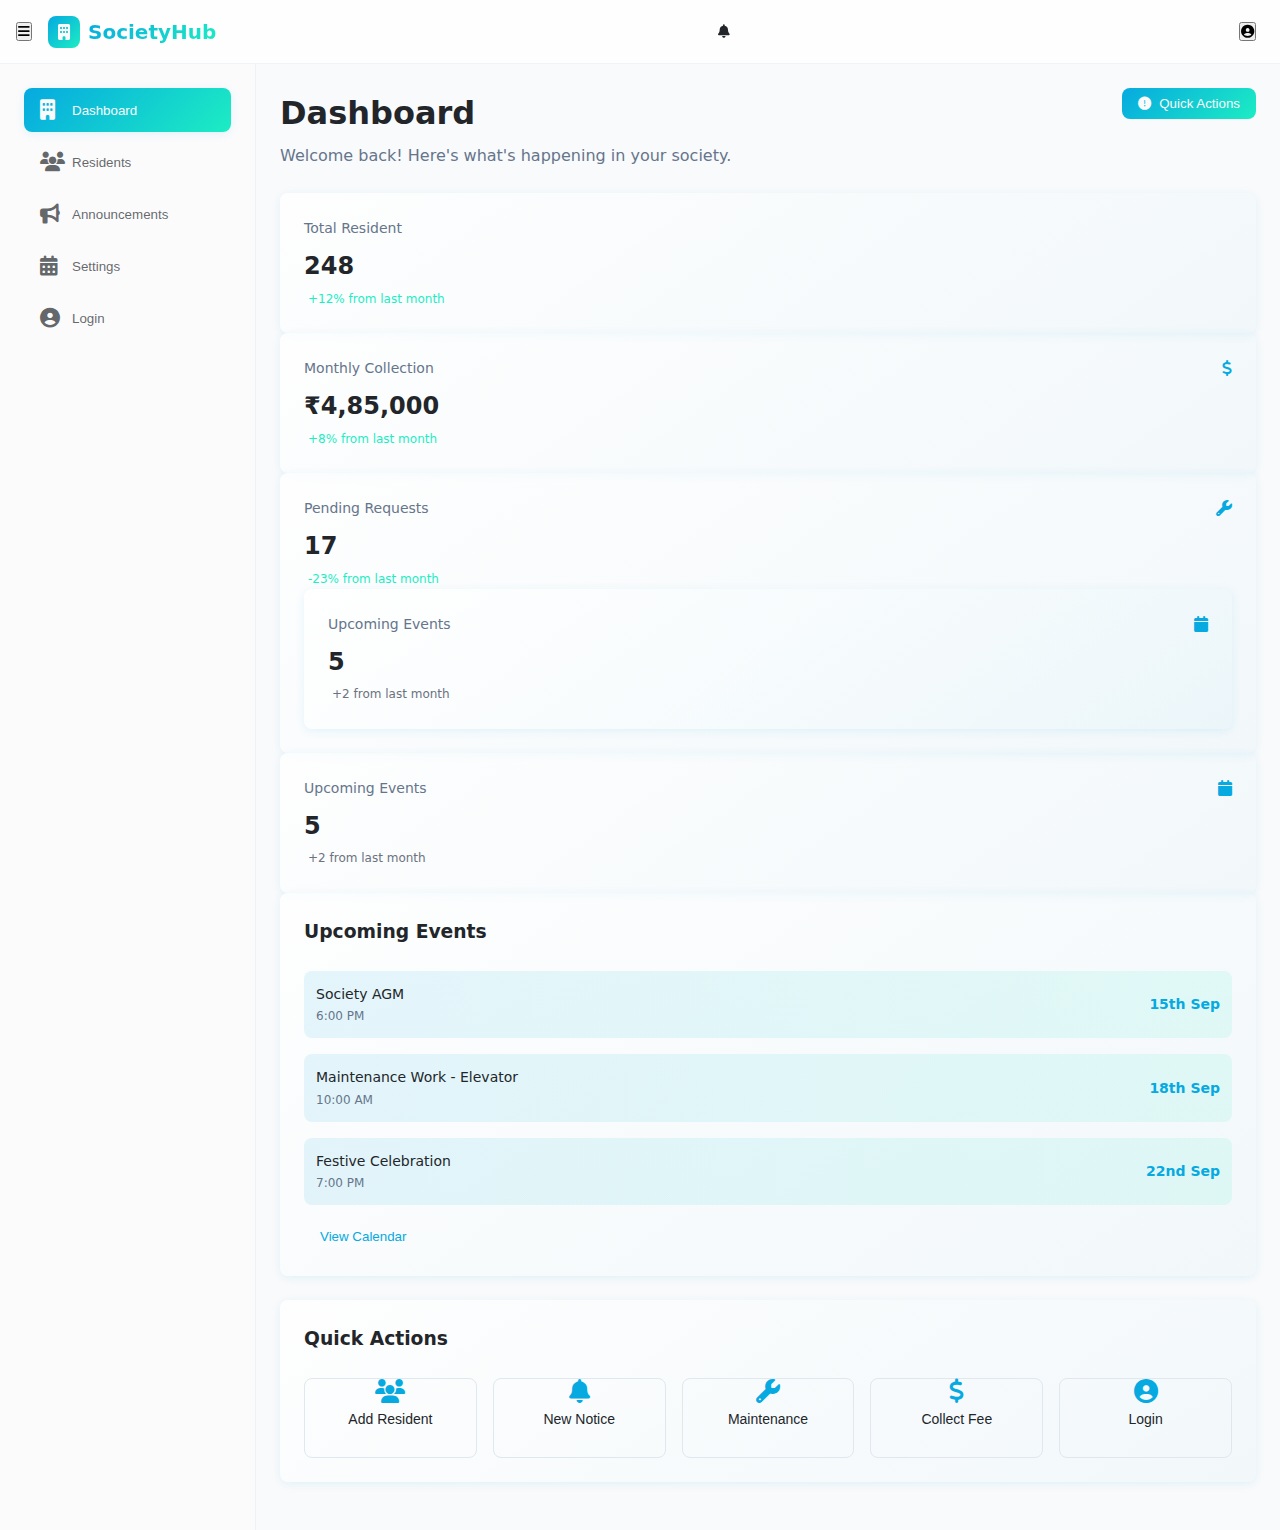
<file: index.html>
<!DOCTYPE html>
<html lang="en">
<head>
    <meta charset="UTF-8">
    <meta name="viewport" content="width=device-width, initial-scale=1.0">
    <title>SocietyHub-smar society Management</title>
    <meta name="description" content="Modern Society system for residential communities.Manage residents,Announcements,Maintenance request,and more">
    <link rel="stylesheet" href="style.css">
    <link rel="stylesheet" href="https://cdnjs.cloudflare.com/ajax/libs/font-awesome/6.4.0/css/all.min.css">
</head>
<body>
     <header class="header">
            <div class="header-content">
                <div class="header-left">
                    <button class="mobile-menu-btn" id="mobileMenuBtn">
                        <i class="fas fa-bars"></i>
                    </button>

                    <div class="logo">
                        <div class="logo-icon">
                            <i class="fas fa-building"></i>
                        </div>
                        <h1 class="logo-text">SocietyHub</h1>
                    </div>
                </div>

                <div class="header-right">
                    <button class="notification-btn">
                        <i class="fas fa-bell"></i>
                    </button>
                    <div class="user-avatar" title="User"></div>
                </div>
                <div class="header-right">
                    <button class="Login-btn">
                          <i class="fa-solid fa-circle-user"></i>
                    </button>
                    <div class="user-avatar" title="User"></div>
                </div>    

            </div>
        </header>

        <div class="main-container">
            <!--sidebar-->
            <aside class="sidebar" id="sidebar">
                <nav class="nav-menu">
                    <button class="nav-item active" data-page="dashboard">
                        <i class="fas fa-building"></i>
                        <span>Dashboard</span> </button> 
                    <button class="nav-item" data-page="residents">
                        <i class="fas fa-users"></i>
                        <span>Residents</span>
                   </button>
                   <button class="nav-item" data-page="announcements">
                        <i class="fas fa-bullhorn"></i>
                        <span>Announcements</span>
                   </button>
                   <button class="nav-item" data-page="settings">
                        <i class="fas fa-calendar-alt"></i>
                        <span>Settings</span>
                   </button>
                   <button class="nav-item" data-page="Login">
                        <i class="fa-solid fa-circle-user"></i>
                        <span>Login</span>
                   </button>
                </nav>
            </aside>

           <!-- Main Content -->
        <main class="main-content">
            <!-- Dashboard Page -->
            <div class="page active" id="dashboard">
                <div class="page-header">
                    <div class="page-title">
                        <h1>Dashboard</h1>
                        <p>Welcome back! Here's what's happening in your society.</p>
                    </div>
                    <button class="btn btn-primary">
                        <i class="fas fa-exclamation-circle"></i>
                        Quick Actions
                    </button>
                </div>     
                <div class="stats grid">
                    <div class="stat-card">
                        <div class="stat-header">
                            <span class="stat-title">Total Resident</span>
                            <i class="fas fas-users stat-icon"></i>
                        </div>
                        <div class="stat-content">
                            <div class="stat-value">248</div>
                            <div class="stat-change positive">
                                <i class="fas fa-trending-up"></i>
                                +12% from last month
                            </div>
                        </div>
                    </div>

                    <div class="stat-card">
                        <div class="stat-header">
                            <span class="stat-title">Monthly Collection</span>
                            <i class="fas fa-dollar-sign stat-icon"></i>
                        </div>
                        <div class="stat-content">
                            <div class="stat-value">₹4,85,000</div>
                            <div class="stat-change positive">
                                <i class="fas fa-trending-up"></i>
                                +8% from last month
                            </div>
                        </div>
                    </div>

                    <div class="stat-card">
                        <div class="stat-header">
                            <span class="stat-title">Pending Requests</span>
                            <i class="fas fa-wrench stat-icon"></i>
                        </div>
                        <div class="stat-content">
                            <div class="stat-value">17</div>
                            <div class="stat-change positive">
                                <i class="fas fa-trending-up"></i>
                                -23% from last month
                            </div>
                        </div>
                            </head>
                            <!-- sidebar overlay only at the end of main-container -->

                    <div class="stat-card">
                        <div class="stat-header">
                            <span class="stat-title">Upcoming Events</span>
                            <i class="fas fa-calendar stat-icon"></i>
                        </div>
                        <div class="stat-content">
                            <div class="stat-value">5</div>
                            <div class="stat-change neutral">
                                <i class="fas fa-trending-up"></i>
                                +2 from last month
                            </div>
                        </div>
                    </div>
                </div>
                

                    <div class="stat-card">
                        <div class="stat-header">
                            <span class="stat-title">Upcoming Events</span>
                            <i class="fas fa-calendar stat-icon"></i>
                        </div>
                        <div class="stat-content">
                            <div class="stat-value">5</div>
                            <div class="stat-change neutral">
                                <i class="fas fa-trending-up"></i>
                                +2 from last month
                            </div>
                        </div>
                    </div>
                </div>

                <!-- Upcoming Events -->
                    <div class="card">
                        <div class="card-header">
                            <h3>Upcoming Events</h3>
                        </div>
                        <div class="card-content">
                            <div class="event-list">
                                <div class="event-item">
                                    <div class="event-info">
                                        <p class="event-title">Society AGM</p>
                                        <p class="event-time">6:00 PM</p>
                                    </div>
                                    <div class="event-date">15th Sep</div>
                                </div>
                                <div class="event-item">
                                    <div class="event-info">
                                        <p class="event-title">Maintenance Work - Elevator</p>
                                        <p class="event-time">10:00 AM</p>
                                    </div>
                                    <div class="event-date">18th Sep</div>
                                </div>
                                <div class="event-item">
                                    <div class="event-info">
                                        <p class="event-title">Festive Celebration</p>
                                        <p class="event-time">7:00 PM</p>
                                    </div>
                                    <div class="event-date">22nd Sep</div>
                                </div>
                            </div>
                            <button class="btn btn-ghost full-width">View Calendar</button>
                        </div>
                    </div>
                </div>
                <!-- Quick Actions -->
                <div class="card">
                    <div class="card-header">
                        <h3>Quick Actions</h3>
                    </div>
                    <div class="card-content">
                        <div class="quick-actions">
                            <button class="quick-action-btn">
                            <i class="fas fa-users"></i>   
                            <a href="addResident.html"><span> Add Resident</span></a>
                            </button>
                            <button class="quick-action-btn">
                                <i class="fas fa-bell"></i>
                                <span>New Notice</span>
                            </button>
                            <button class="quick-action-btn">
                                <i class="fas fa-wrench"></i>
                                <span>Maintenance</span>
                            </button>
                            <button class="quick-action-btn">
                                <i class="fas fa-dollar-sign"></i>
                                <span>Collect Fee</span>
                            </button>
                            <button class="quick-action-btn">
                                 <i class="fa-solid fa-circle-user"></i>
                                <span>Login</span>
                            </button>

                        </div>
                    </div>
                </div>
            </div>

            <!-- Residents Page -->
            <div class="page" id="residents">
                <div class="page-header">
                    <div class="page-title">
                        <h1>Residents</h1>
                        <p>Manage society members and their information.</p>
                    </div>
                    <button class="btn btn-primary">
                        <i class="fas fa-plus"></i>
                        <a href="addResident.html">Add New Resident</a>
                    </button>
                </div>

                <!-- Search and Filters -->
                <div class="card">
                    <div class="card-content">
                        <div class="search-filters">
                            <div class="search-box">
                                <i class="fas fa-search"></i>
                                <input type="text" placeholder="Search residents..." id="residentSearch">
                            </div>
                            <button class="btn btn-outline">Filter by Tower</button>
                        </div>
                    </div>
                </div>

                <!-- Residents Grid -->
                <div class="residents-grid" id="residentsGrid">
                    <!-- Residents will be populated by JavaScript -->
                </div>

                <!-- Summary Stats -->
                <div class="summary-stats">
                    <div class="summary-card">
                        <div class="summary-value">248</div>
                        <div class="summary-label">Total Residents</div>
                    </div>
                    <div class="summary-card active">
                        <div class="summary-value">235</div>
                        <div class="summary-label">Active Members</div>
                    </div>
                    <div class="summary-card pending">
                        <div class="summary-value">13</div>
                        <div class="summary-label">Pending Approvals</div>
                    </div>
                </div>
            </div>

            <!-- Announcements Page -->
            <div class="page" id="announcements">
                <div class="page-header">
                    <div class="page-title">
                        <h1>Announcements</h1>
                        <p>Stay updated with society news and important notices.</p>
                    </div>
                    <button class="btn btn-primary">
                        <i class="fas fa-plus"></i>
                       <a href="Announcements.html">New Announcement</a>
                    </button>
                </div>

                <!-- Pinned Announcements -->
                <div class="announcements-section">
                    <div class="section-header">
                        <i class="fas fa-thumbtack"></i>
                        <h2>Pinned Announcements</h2>
                    </div>
                    <div class="announcements-list" id="pinnedAnnouncements">
                        <!-- Pinned announcements will be populated by JavaScript -->
                    </div>
                </div>

                <!-- Recent Announcements -->
                <div class="announcements-section">
                    <h2>Recent Announcements</h2>
                    <div class="announcements-list" id="recentAnnouncements">
                        <!-- Recent announcements will be populated by JavaScript -->
                    </div>
                </div>

                <!-- Quick Stats -->
                <div class="announcement-stats">
                    <div class="announcement-stat">
                        <div class="stat-value">12</div>
                        <div class="stat-label">Total Notices</div>
                    </div>
                    <div class="announcement-stat">
                        <div class="stat-value">3</div>
                        <div class="stat-label">Pinned</div>
                    </div>
                    <div class="announcement-stat">
                        <div class="stat-value">85%</div>
                        <div class="stat-label">Read Rate</div>
                    </div>
                    <div class="announcement-stat">
                        <div class="stat-value">24h</div>
                        <div class="stat-label">Avg Response</div>
                    </div>
                </div>
            </div>

            <!-- Settings Page -->
            <div class="page" id="settings">
                <div class="page-header">
                    <div class="page-title">
                        <h1>Settings</h1>
                        <p>Configure your society management preferences.</p>
                    </div>
                </div>

                <div class="settings-grid">
                    <div class="card">
                        <div class="card-header">
                            <h3>Society Information</h3>
                        </div>
                        <div class="card-content">
                            <p>Manage basic society details and configuration.</p>
                            <button class="btn btn-outline">Edit Details</button>
                        </div>
                    </div>

                    <div class="card">
                        <div class="card-header">
                            <h3>User Management</h3>
                        </div>
                        <div class="card-content">
                            <p>Control user access and permissions.</p>
                            <button class="btn btn-outline">Manage Users</button>
                        </div>
                    </div>
                </div>
            </div>                  
            </main>
        </div>
    <div class="sidebar-overlay" id="sidebarOverlay"></div>

<!-- 
    Modals for features -->
     <!-- login modal

      <div id="loginModal" class="modal" role="dialog" aria-modal="true" aria-labelledby="loginTitle" data-modal>
    <div class="modal-content">
      <button class="close-btn" aria-label="Close" data-close>&times;</button>
      <h2 id="loginTitle">Login</h2>
      <form id="loginForm">
        <input name="username" type="text" placeholder="Username" required />
        <input name="password" type="password" placeholder="Password" required />
        <button type="submit" class="btn btn-primary">Login</button>
      </form>
    </div>
  </div> -->

    <script src="script.js"></script>
</body>
</html>
</file>
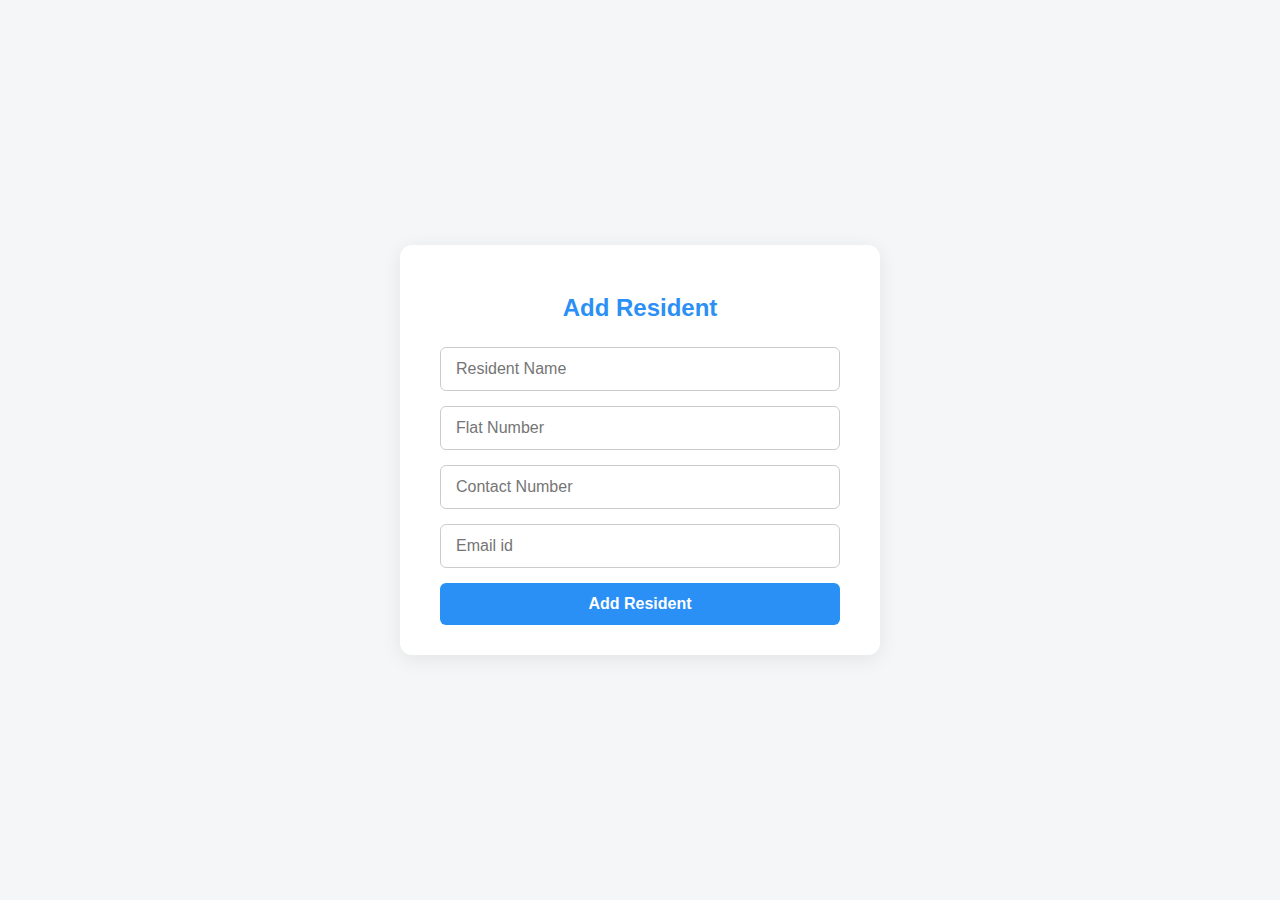
<file: addResident.html>
<!DOCTYPE html>
<html lang="en">
<head>
    <meta charset="UTF-8">
    <meta name="viewport" content="width=device-width, initial-scale=1.0">
    <title>Document</title>
    <link rel="stylesheet" href="addResident.css">
   
</head>
<body>
    <div class="container">
    <h2>Add Resident</h2>
    <div id="successMessage" class="success-message">Resident added successfully!</div>
    <form id="addResidentForm" novalidate>
      <input type="text" id="residentName" name="residentName" placeholder="Resident Name" required />
      <div id="nameError" class="error">Please enter a valid name.</div>

      <input type="text" id="flatNumber" name="flatNumber" placeholder="Flat Number" required />
      <div id="flatError" class="error">Please enter your flat number.</div>

      <input type="tel" id="contactNumber" name="contactNumber" placeholder="Contact Number" required pattern="^\d{10}$" />
      <div id="contactError" class="error">Please enter a valid 10-digit contact number.</div>
      <input type="text" id="Email id" name="Email id" placeholder="Email id" required pattern="^\d{10}$" />
      <div id="EmailError" class="error">Please enter a valid Email Id.</div>

      <button type="submit">Add Resident</button>
    </form>
  </div>
    <script src="addResident.js"></script>
</body>
</html>
</file>
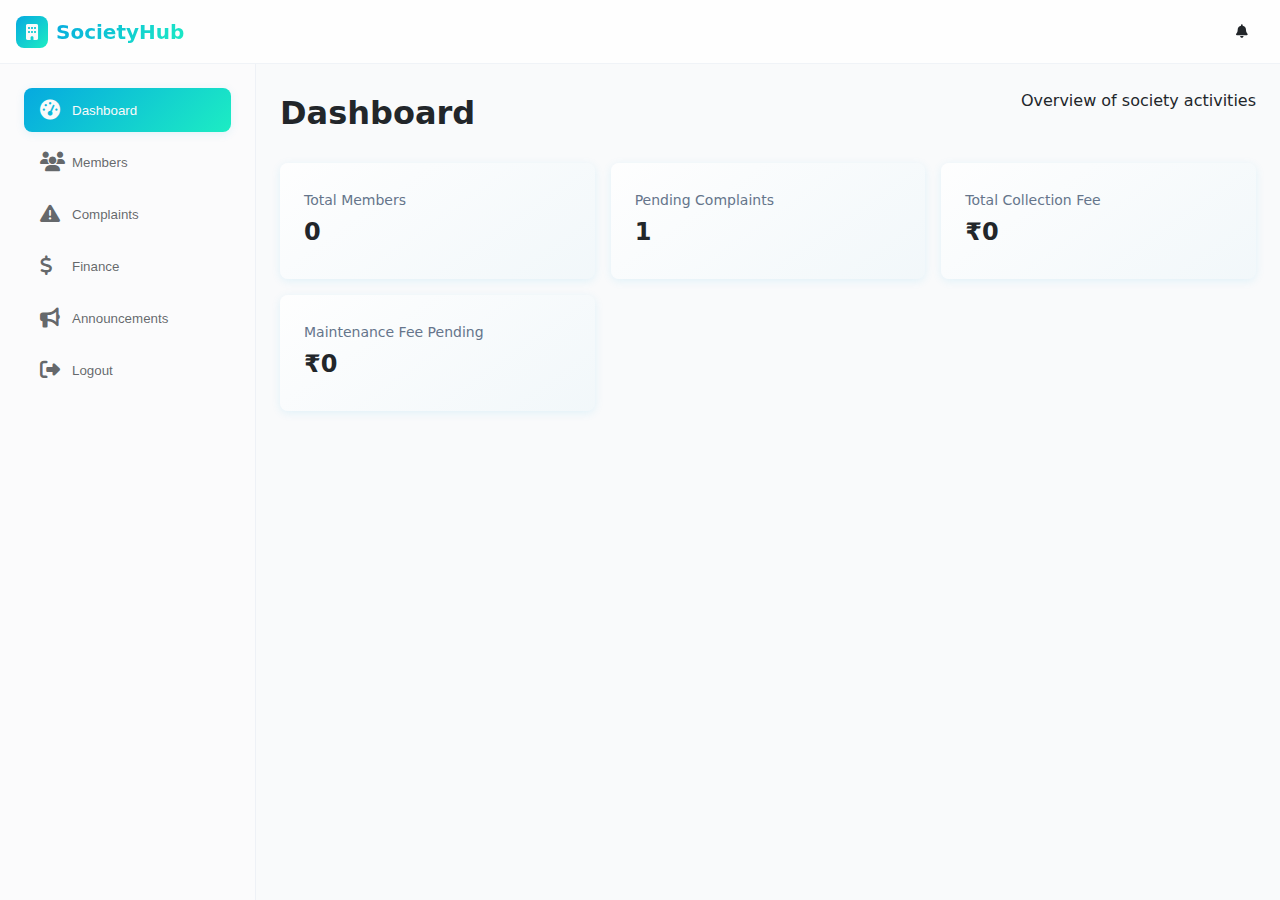
<file: adminDashboard.html>
<!DOCTYPE html>
<html lang="en">
<head>
<meta charset="UTF-8">
<meta name="viewport" content="width=device-width, initial-scale=1.0">
<title>SocietyHub Admin Dashboard</title>
<link rel="stylesheet" href="style.css">
<link rel="stylesheet" href="https://cdnjs.cloudflare.com/ajax/libs/font-awesome/6.5.2/css/all.min.css">
</head>
<body>

<header class="header">
    <div class="header-content">
        <div class="header-left">
            <div class="logo">
                <div class="logo-icon"><i class="fas fa-building"></i></div>
                <h1 class="logo-text">SocietyHub</h1>
            </div>
        </div>
        <div class="header-right">
            <button class="notification-btn"><i class="fas fa-bell"></i></button>
            <div class="user-avatar" title="Admin"></div>
        </div>
    </div>
</header>

<div class="main-container">
    <!-- Sidebar -->
    <aside class="sidebar">
        <nav class="nav-menu">
            <button class="nav-item active" data-page="dashboard">
                <i class="fas fa-tachometer-alt"></i>
                <span>Dashboard</span>
            </button>
            <button class="nav-item" data-page="members">
                <i class="fas fa-users"></i>
                <span>Members</span>
            </button>
            <button class="nav-item" data-page="complaints">
                <i class="fas fa-exclamation-triangle"></i>
                <span>Complaints</span>
            </button>
            <button class="nav-item" data-page="finance">
                <i class="fas fa-dollar-sign"></i>
                <span>Finance</span>
            </button>
            <button class="nav-item" data-page="announcements">
                <i class="fas fa-bullhorn"></i>
                <span>Announcements</span>
            </button>
            <button class="nav-item" id="logoutBtn">
                <i class="fas fa-sign-out-alt"></i>
                <span>Logout</span>
            </button>
        </nav>
    </aside>

    <!-- Main Content -->
    <main class="main-content">
        <!-- Dashboard -->
        <div class="page active" id="dashboard">
            <div class="page-header">
                <h1>Dashboard</h1>
                <p>Overview of society activities</p>
            </div>
            <div class="stats-grid">
                <div class="stat-card">
                    <span class="stat-title">Total Members</span>
                    <div class="stat-value" id="totalMembers">0</div>
                </div>
                <div class="stat-card">
                    <span class="stat-title">Pending Complaints</span>
                    <div class="stat-value" id="pendingComplaints">0</div>
                </div>
                <div class="stat-card">
                    <span class="stat-title">Total Collection Fee</span>
                    <div class="stat-value" id="totalCollection">₹0</div>
                </div>
                <div class="stat-card">
                    <span class="stat-title">Maintenance Fee Pending</span>
                    <div class="stat-value" id="maintenanceFee">₹0</div>
                </div>
            </div>
        </div>

        <!-- Members Page -->
        <div class="page" id="members">
            <div class="page-header">
                <h1>Members</h1>
                <p>All registered society members</p>
            </div>
            <div class="residents-grid" id="membersGrid">
                <!-- Members populated by JS -->
            </div>
        </div>

        <!-- Complaints Page -->
        <div class="page" id="complaints">
            <div class="page-header">
                <h1>Complaints</h1>
                <p>Manage complaints from members</p>
            </div>
            <div class="residents-grid" id="complaintsGrid">
                <!-- Complaints populated by JS -->
            </div>
        </div>

        <!-- Finance Page -->
        <div class="page" id="finance">
            <div class="page-header">
                <h1>Finance</h1>
                <p>Track collection and maintenance fees</p>
            </div>
            <div class="stats-grid">
                <div class="stat-card">
                    <span class="stat-title">Total Collection</span>
                    <div class="stat-value" id="financeTotalCollection">₹0</div>
                </div>
                <div class="stat-card">
                    <span class="stat-title">Pending Maintenance Fee</span>
                    <div class="stat-value" id="financePending">₹0</div>
                </div>
            </div>
        </div>

        <!-- Announcements Page -->
        <div class="page" id="announcements">
            <div class="page-header">
                <h1>Announcements</h1>
                <p>Recent and pinned notices</p>
            </div>
            <div class="announcements-list" id="announcementsList">
                <!-- Announcements populated by JS -->
            </div>
        </div>
    </main>
</div>

<script src="admin.js"></script>
</body>
</html>
</file>
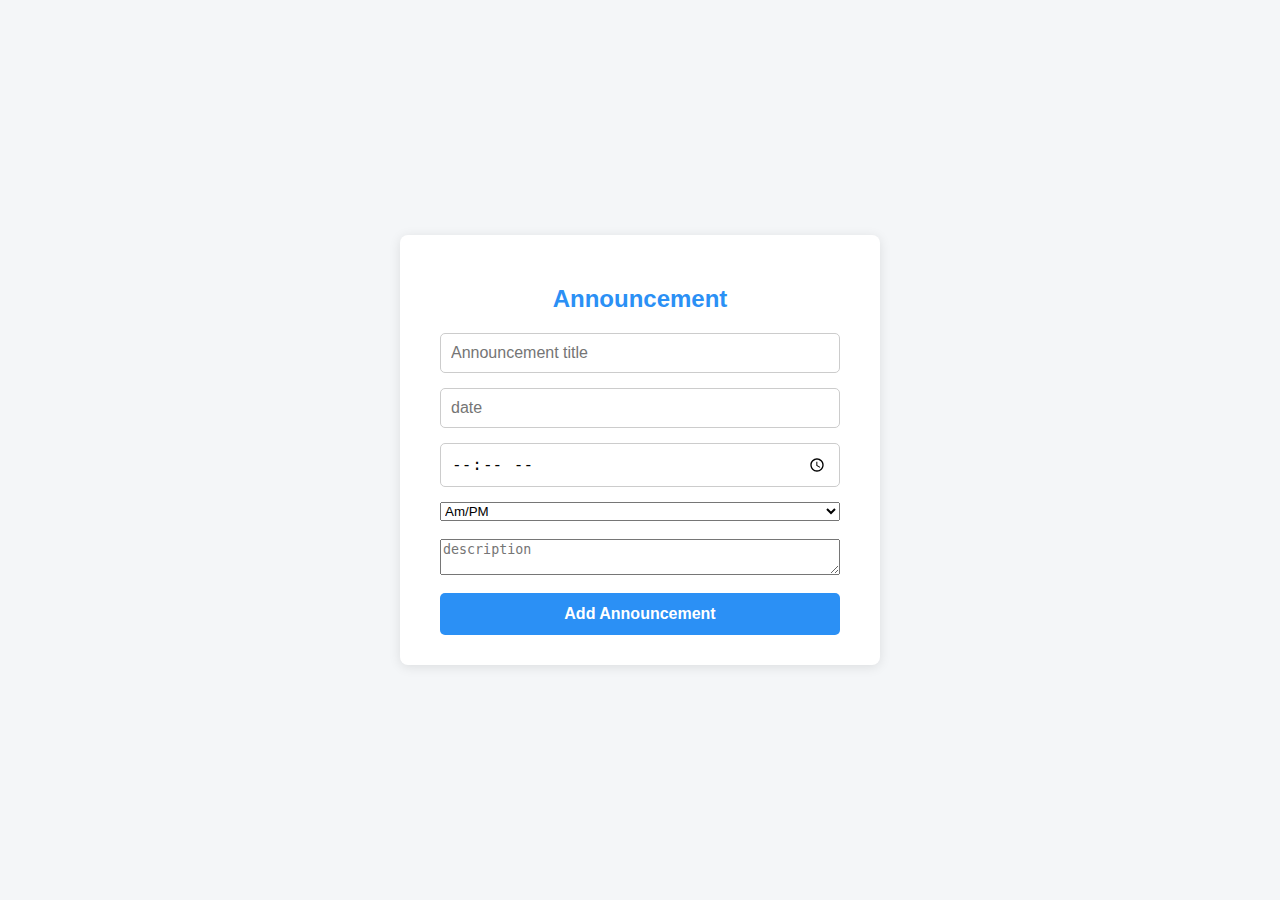
<file: Announcements.html>
<!DOCTYPE html>
<html lang="en">
<head>
    <meta charset="UTF-8">
    <meta name="viewport" content="width=device-width, initial-scale=1.0">
    <title>Document</title>
    <link rel="stylesheet" href="Announcements.css">
   
    
<body>
    <div class="container">
    <h2>Announcement</h2>
    <div id="successMessage" class="success-message">Announcement added successfully!</div>
    <form id="addAnnouncementForm" novalidate>
      <input type="text" id="Announcement" name="Announcement" placeholder="Announcement title" required />
        <div id="nameError" class="error">Please enter a valid Announcement.</div>

      <input type="text" id="MeetingDate" name="Date" placeholder="date" required/>
        <div id="dateError" class="error">Please enter your Date.</div>

      <input type="time" id="MeetingTime" name="time" required >
      <select name="ampm" required>
        <option value="">Am/PM</option>
        <option value="AM"></option>
        <option value="PM"></option>
      </select>
        <div id="timeError" class="error">Please enter a valid time.</div><br>

      
      <textarea name="description" id="description" placeholder="description" required></textarea>
      <div id="descriptionError" class="error"> please enter a description</div><br>

      <button type="submit">Add Announcement</button>
    </form>
  </div>
    
</body>
</html>
</file>
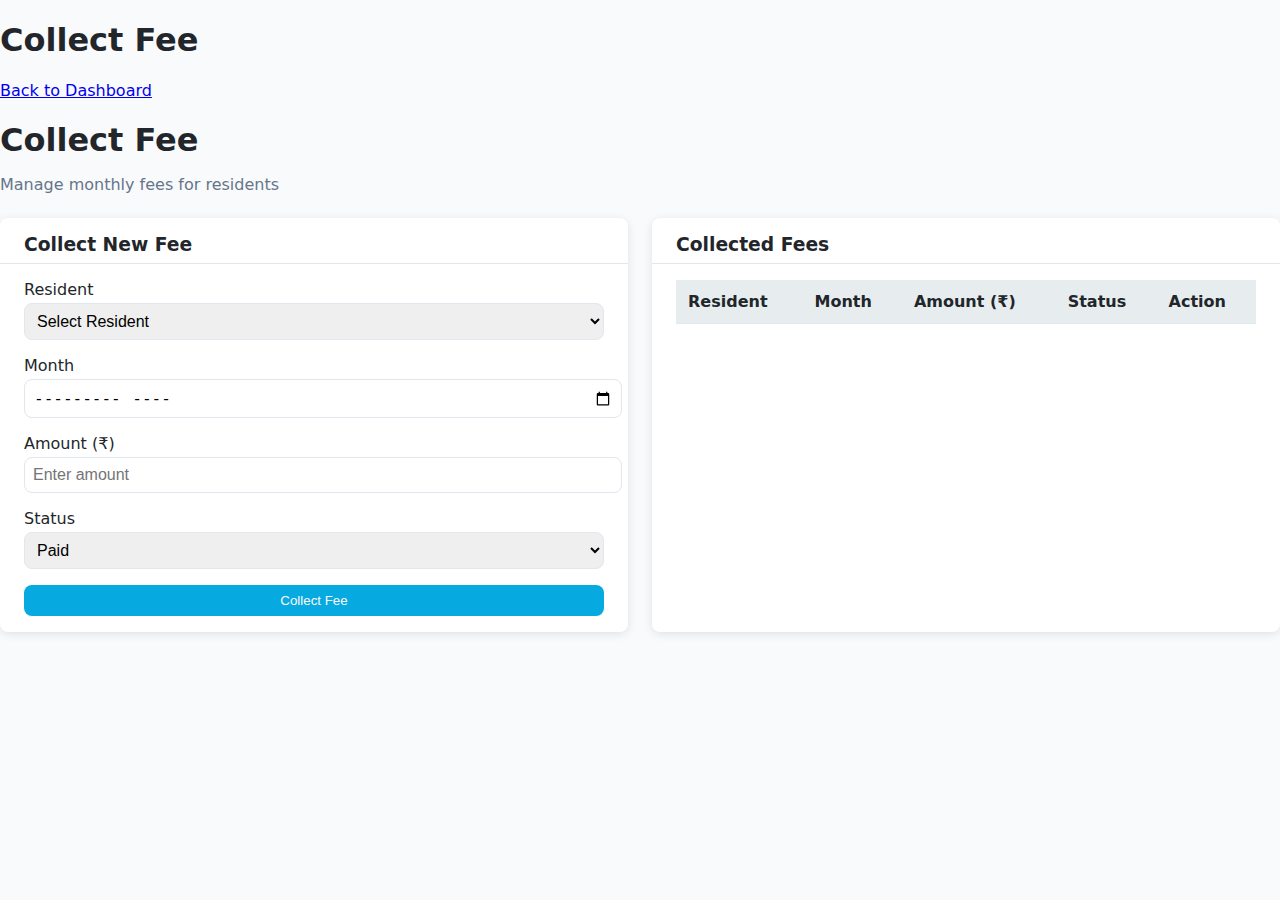
<file: collectfee.html>
<!DOCTYPE html>
<html lang="en">
<head>
    <meta charset="UTF-8">
    <meta name="viewport" content="width=device-width, initial-scale=1.0">
    <title>Collect Fee - Society Management</title>
    <link rel="stylesheet" href="collectfee.css">
    <script defer src="collectfee.js"></script>
    <link rel="stylesheet" href="https://cdnjs.cloudflare.com/ajax/libs/font-awesome/6.4.0/css/all.min.css"/>
</head>
<body>
    <header>
        <h1>Collect Fee</h1>
        <a href="index.html">Back to Dashboard</a>
    </header>
<div class="page" id="collectFeePage">
    <div class="page-header">
        <div class="page-title">
            <h1>Collect Fee</h1>
            <p>Manage monthly fees for residents</p>
        </div>
    </div>

    <div class="content-grid">
        <!-- Fee Collection Form -->
        <div class="card">
            <div class="card-header">
                <h3>Collect New Fee</h3>
            </div>
            <div class="card-content">
                <form id="feeForm" class="full-width">
                    <div class="form-group">
                        <label for="residentSelect">Resident</label>
                        <select id="residentSelect" class="full-width" required>
                            <option value="">Select Resident</option>
                        </select>
                    </div>

                    <div class="form-group">
                        <label for="feeMonth">Month</label>
                        <input type="month" id="feeMonth" class="full-width" required>
                    </div>

                    <div class="form-group">
                        <label for="feeAmount">Amount (₹)</label>
                        <input type="number" id="feeAmount" placeholder="Enter amount" class="full-width" required>
                    </div>

                    <div class="form-group">
                        <label for="feeStatus">Status</label>
                        <select id="feeStatus" class="full-width" required>
                            <option value="Paid">Paid</option>
                            <option value="Pending">Pending</option>
                        </select>
                    </div>

                    <button type="submit" class="btn btn-primary full-width">Collect Fee</button>
                </form>
                <p id="successMessage" class="success-message">Fee collected successfully!</p>
            </div>
        </div>

        <!-- Collected Fees Table -->
        <div class="card">
            <div class="card-header">
                <h3>Collected Fees</h3>
            </div>
            <div class="card-content">
                <table id="feeTable" class="full-width">
                    <thead>
                        <tr>
                            <th>Resident</th>
                            <th>Month</th>
                            <th>Amount (₹)</th>
                            <th>Status</th>
                            <th>Action</th>
                        
                            
                        </tr>
                    </thead>
                    <tbody>
                        <!-- Fees will be rendered here -->
                    </tbody>
                </table>
            </div>
        </div>
    </div>
</div>

   
</body>
</html>
</file>
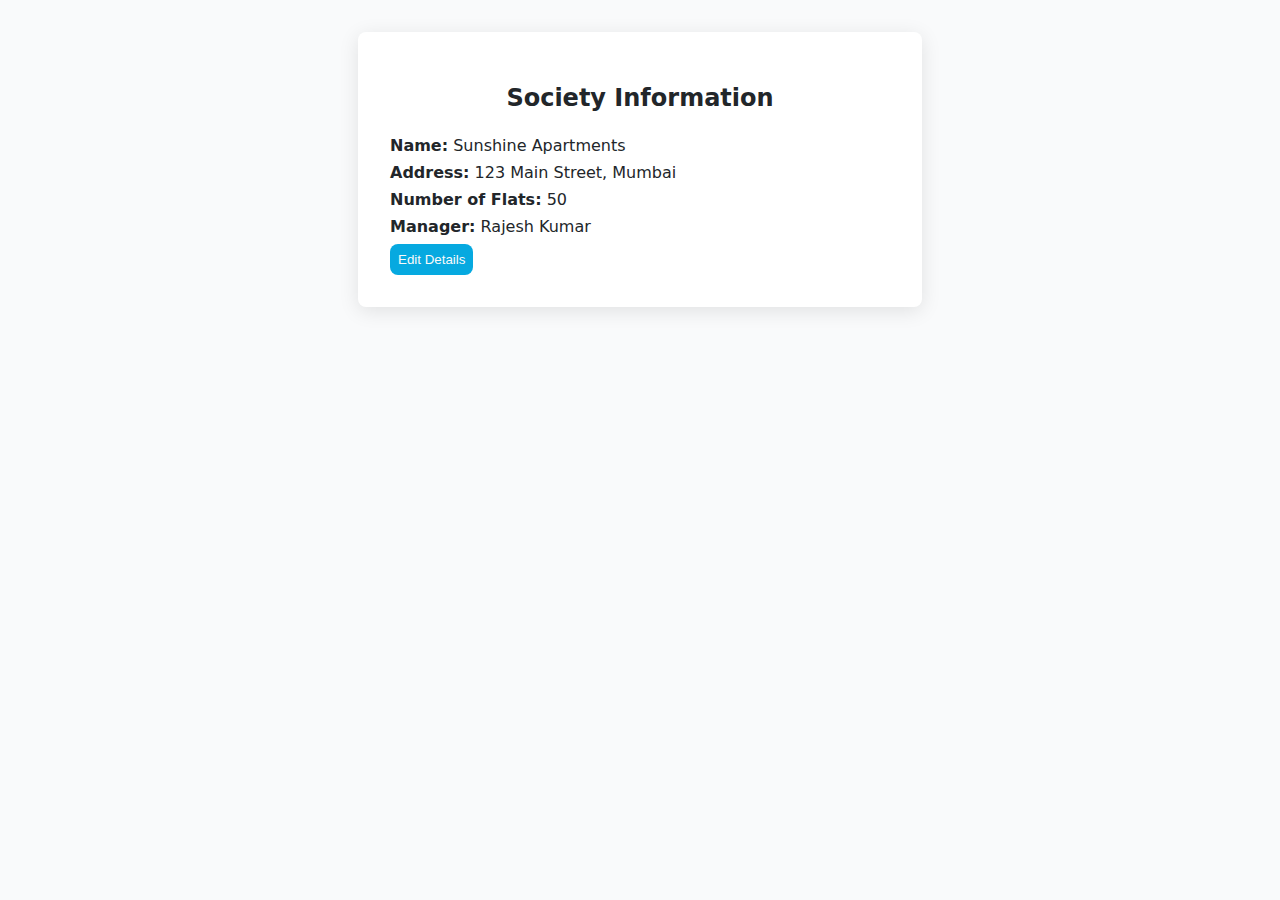
<file: information.html>
<!DOCTYPE html>
<html lang="en">
<head>
    <meta charset="UTF-8">
    <meta name="viewport" content="width=device-width, initial-scale=1.0">
    <title>Society Information - SocietyHub</title>
    <link rel="stylesheet" href="information.css">
</head>
<body>
    <div class="container">
        <h2>Society Information</h2>
        <div id="successMessage" class="success-message">Details updated successfully!</div>

        <!-- View Mode -->
        <div id="viewMode">
            <p><strong>Name:</strong> <span id="displayName">Sunshine Apartments</span></p>
            <p><strong>Address:</strong> <span id="displayAddress">123 Main Street, Mumbai</span></p>
            <p><strong>Number of Flats:</strong> <span id="displayFlats">50</span></p>
            <p><strong>Manager:</strong> <span id="displayManager">Rajesh Kumar</span></p>
            <button id="editBtn" class="btn">Edit Details</button>
        </div>

        <!-- Edit Mode -->
        <form id="editMode" class="hidden" novalidate>
            <label for="societyName">Society Name</label>
            <input type="text" id="societyName" name="societyName" required />
            <div id="nameError" class="error">Please enter a valid society name.</div>

            <label for="societyAddress">Address</label>
            <input type="text" id="societyAddress" name="societyAddress" required />
            <div id="addressError" class="error">Please enter the address.</div>

            <label for="numFlats">Number of Flats</label>
            <input type="number" id="numFlats" name="numFlats" required min="1" />
            <div id="flatsError" class="error">Please enter a valid number of flats.</div>

            <label for="societyManager">Society Manager</label>
            <input type="text" id="societyManager" name="societyManager" required />
            <div id="managerError" class="error">Please enter manager's name.</div>

            <button type="submit" class="btn">Save Details</button>
            <button type="button" id="cancelBtn" class="btn btn-outline">Cancel</button>
        </form>
    </div>

    <script src="information.js"></script>
</body>
</html>
</file>
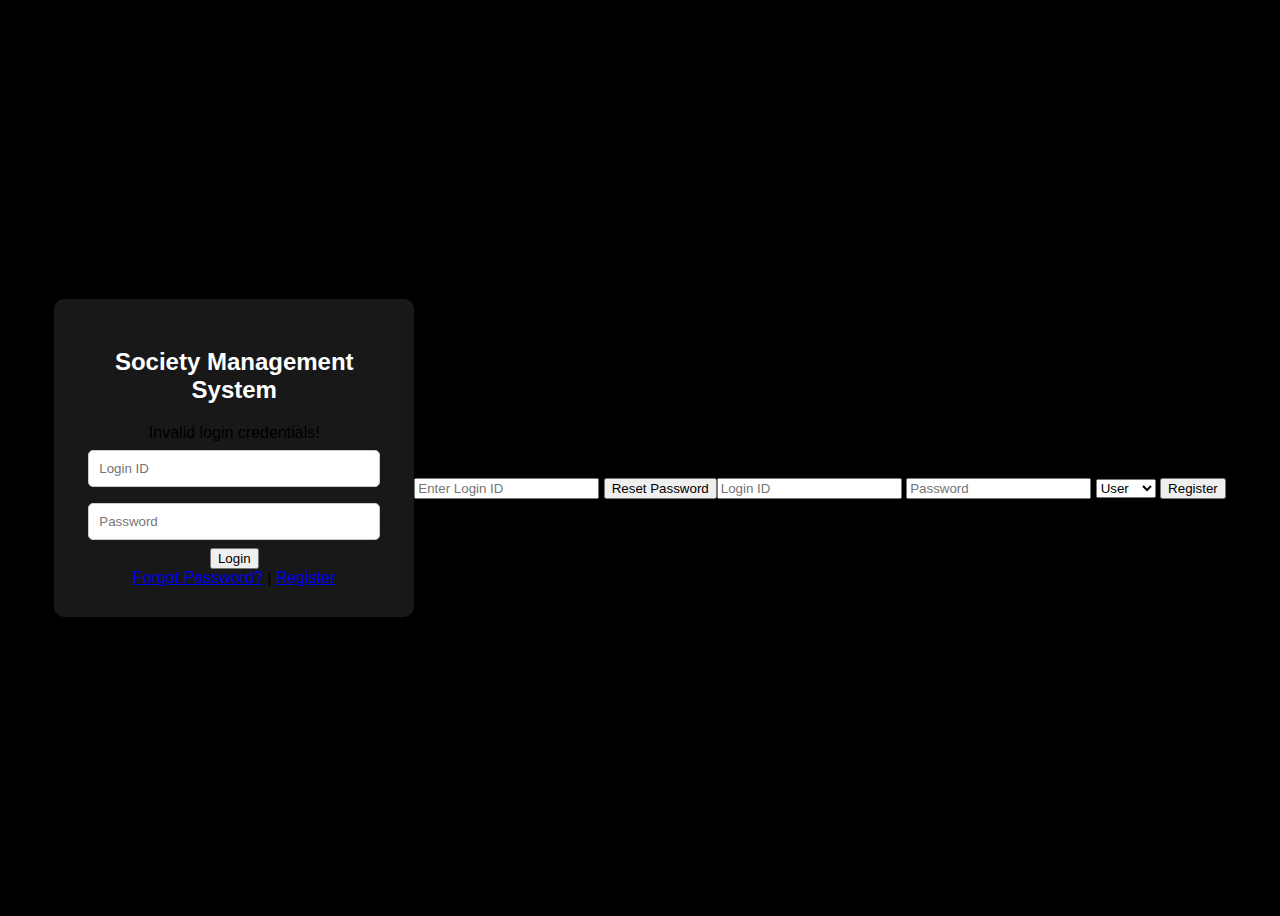
<file: login.html>
<!DOCTYPE html>
<html lang="en">
<head>
  <meta charset="UTF-8">
  <meta name="viewport" content="width=device-width, initial-scale=1.0">
  <link rel="stylesheet" href="login.css">
  <title>Society Management Login</title>
</head>
<body>
    <div class="login-container">
        <h2>Society Management System</h2>

        <div id="errorMessage" class="error-message">Invalid login credentials!</div>

        <form id="loginForm" novalidate>
            <input type="text" id="loginID" placeholder="Login ID" required>
            <input type="password" id="password" placeholder="Password" required>
            
            <button type="submit" class="btn">Login</button>
        </form>

        <div class="options">
            <a href="#" id="forgotPassword">Forgot Password?</a> | 
            <a href="#" id="registerUser">Register</a>
        </div>
    </div>

    <!-- Forgot Password Modal -->
    <div id="forgotModal" class="modal hidden">
        <div class="modal-content">
            <span class="close">&times;</span>
            <h3>Forgot Password</h3>
            <input type="text" id="forgotID" placeholder="Enter Login ID" required>
            <button id="resetBtn" class="btn">Reset Password</button>
            <p id="resetMessage" class="success-message"></p>
        </div>
    </div>

    <!-- Register Modal -->
    <div id="registerModal" class="modal hidden">
        <div class="modal-content">
            <span class="close" id="registerClose">&times;</span>
            <h3>Register User</h3>
            <input type="text" id="regID" placeholder="Login ID" required>
            <input type="password" id="regPassword" placeholder="Password" required>
            <select id="role">
                <option value="User">User</option>
                <option value="Admin">Admin</option>
            </select>
            <button id="registerBtn" class="btn">Register</button>
            <p id="registerMessage" class="success-message"></p>
        </div>
    </div>

    <script src="login.js"></script>
</body>
</html>
</file>
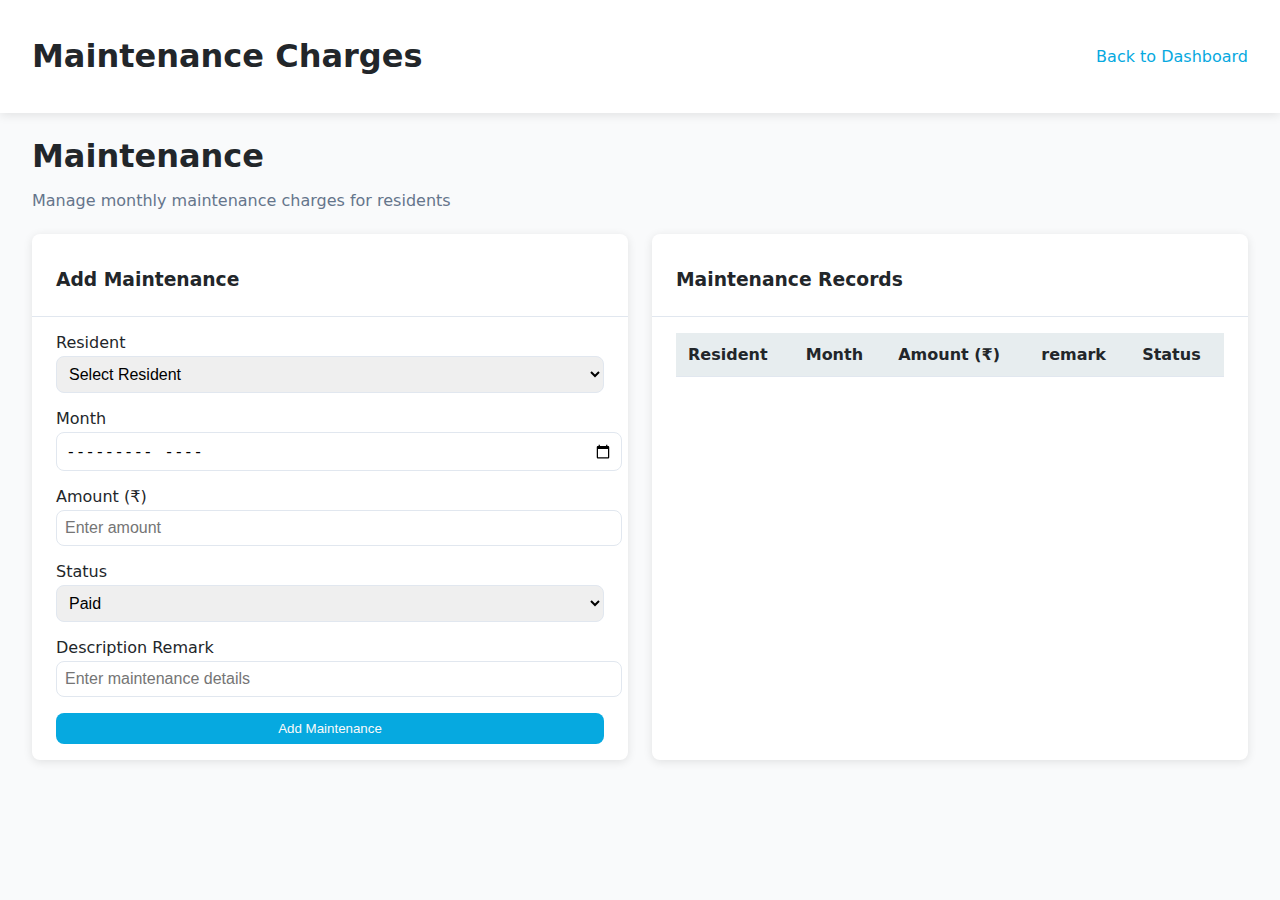
<file: maintenance.html>
<!DOCTYPE html>
<html lang="en">
<head>
    <meta charset="UTF-8">
    <meta name="viewport" content="width=device-width, initial-scale=1.0">
    <title>Maintenance - Society Management</title>
    <link rel="stylesheet" href="maintenance.css">
    <script defer src="maintenance.js"></script>
    <link rel="stylesheet" href="https://cdnjs.cloudflare.com/ajax/libs/font-awesome/6.4.0/css/all.min.css"/>
</head>
<body>
    <header>
        <h1>Maintenance Charges</h1>
        <a href="index.html">Back to Dashboard</a>
    </header>

    <div class="page" id="maintenancePage">
        <div class="page-header">
            <div class="page-title">
                <h1>Maintenance</h1>
                <p>Manage monthly maintenance charges for residents</p>
            </div>
        </div>

        <div class="content-grid">
            <!-- Maintenance Form -->
            <div class="card">
                <div class="card-header">
                    <h3>Add Maintenance</h3>
                </div>
                <div class="card-content">
                    <form id="maintenanceForm" class="full-width">
                        <div class="form-group">
                            <label for="residentSelect">Resident</label>
                            <select id="residentSelect" class="full-width" required>
                                <option value="">Select Resident</option>
                            </select>
                        </div>

                        <div class="form-group">
                            <label for="maintenanceMonth">Month</label>
                            <input type="month" id="maintenanceMonth" class="full-width" required>
                        </div>

                        <div class="form-group">
                            <label for="maintenanceAmount">Amount (₹)</label>
                            <input type="number" id="maintenanceAmount" placeholder="Enter amount" class="full-width" required>
                        </div>

                        <div class="form-group">
                            <label for="maintenanceStatus">Status</label>
                            <select id="maintenanceStatus" class="full-width" required>
                                <option value="Paid">Paid</option>
                                <option value="Pending">Pending</option>
                            </select>
                        </div>
                        <div class="form-group">
                                <label for="maintenanceRemark">Description Remark</label>
                                <input type="text" id="maintenanceRemark" placeholder="Enter maintenance details" class="full-width" required>
                        </div>

                        <button type="submit" class="btn btn-primary full-width">Add Maintenance</button>
                    </form>
                    <p id="successMessage" class="success-message">Maintenance added successfully!</p>
                </div>
            </div>

            <!-- Maintenance Table -->
            <div class="card">
                <div class="card-header">
                    <h3>Maintenance Records</h3>
                </div>
                <div class="card-content">
                    <table id="maintenanceTable" class="full-width">
                        <thead>
                            <tr>
                                <th>Resident</th>
                                <th>Month</th>
                                <th>Amount (₹)</th>
                                <th>remark</th>
                                <th>Status</th>
                            </tr>
                        </thead>
                        <tbody>
                            <!-- Maintenance records will be added here -->
                        </tbody>
                    </table>
                </div>
            </div>
        </div>
    </div>
</body>
</html>
</file>
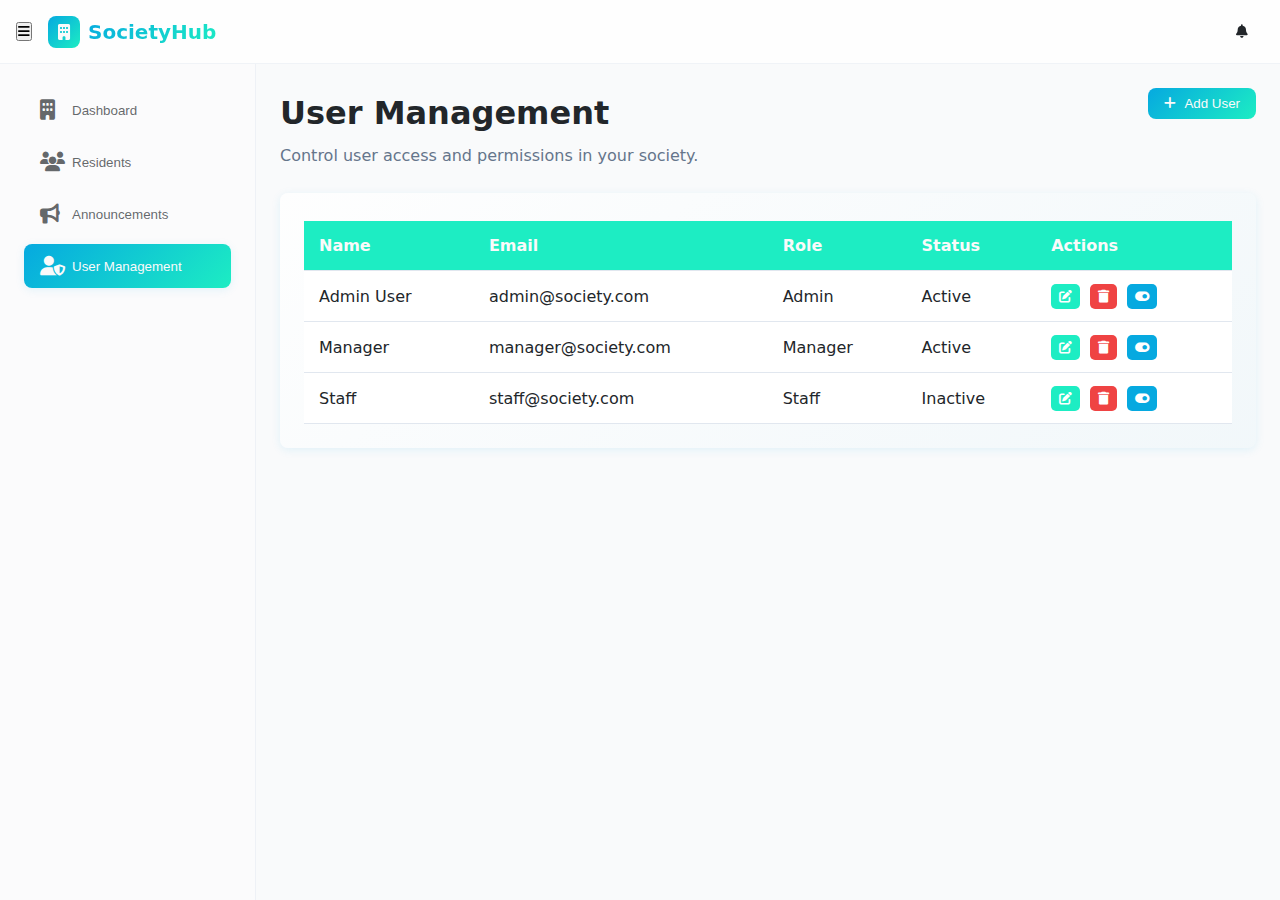
<file: user.html>
<!DOCTYPE html>
<html lang="en">
<head>
    <meta charset="UTF-8">
    <meta name="viewport" content="width=device-width, initial-scale=1.0">
    <title>User Management - SocietyHub</title>
    <link rel="stylesheet" href="style.css">
    <link rel="stylesheet" href="user.css">
    <link rel="stylesheet" href="https://cdnjs.cloudflare.com/ajax/libs/font-awesome/6.4.0/css/all.min.css">
</head>
<body>
    <header class="header">
        <div class="header-content">
            <div class="header-left">
                <button class="mobile-menu-btn" id="mobileMenuBtn">
                    <i class="fas fa-bars"></i>
                </button>
                <div class="logo">
                    <div class="logo-icon">
                        <i class="fas fa-building"></i>
                    </div>
                    <h1 class="logo-text">SocietyHub</h1>
                </div>
            </div>
            <div class="header-right">
                <button class="notification-btn">
                    <i class="fas fa-bell"></i>
                </button>
                <div class="user-avatar" title="Admin"></div>
            </div>
        </div>
    </header>

    <div class="main-container">
        <aside class="sidebar" id="sidebar">
            <nav class="nav-menu">
                <button class="nav-item" data-page="dashboard">
                    <i class="fas fa-building"></i> <span>Dashboard</span>
                </button>
                <button class="nav-item" data-page="residents">
                    <i class="fas fa-users"></i> <span>Residents</span>
                </button>
                <button class="nav-item" data-page="announcements">
                    <i class="fas fa-bullhorn"></i> <span>Announcements</span>
                </button>
                <button class="nav-item active" data-page="users">
                    <i class="fas fa-user-shield"></i> <span>User Management</span>
                </button>
            </nav>
        </aside>

        <main class="main-content">
            <div class="page active" id="users">
                <div class="page-header">
                    <div class="page-title">
                        <h1>User Management</h1>
                        <p>Control user access and permissions in your society.</p>
                    </div>
                    <button class="btn btn-primary" id="addUserBtn">
                        <i class="fas fa-plus"></i> Add User
                    </button>
                </div>

                <div class="card">
                    <div class="card-content">
                        <table id="usersTable">
                            <thead>
                                <tr>
                                    <th>Name</th>
                                    <th>Email</th>
                                    <th>Role</th>
                                    <th>Status</th>
                                    <th>Actions</th>
                                </tr>
                            </thead>
                            <tbody>
                                <!-- Users will be populated by JS -->
                            </tbody>
                        </table>
                    </div>
                </div>
            </div>
        </main>
    </div>

    <div class="sidebar-overlay" id="sidebarOverlay"></div>

    <script src="user.js"></script>
</body>
</html>
</file>
<file: style.css>
:root {
    /* Colors */
    --background: hsl(210, 20%, 98%);
    --foreground: hsl(210, 11%, 15%);
    --card: hsl(0, 0%, 100%);
    --card-foreground: hsl(210, 11%, 15%);
    --primary: hsl(195, 95%, 45%);
    --primary-foreground: hsl(0, 0%, 98%);
    --primary-glow: hsl(195, 85%, 60%);
    --secondary: hsl(210, 40%, 96%);
    --secondary-foreground: hsl(210, 11%, 15%);
    --muted: hsl(210, 40%, 96%);
    --muted-foreground: hsl(215, 16%, 47%);
    --accent: hsl(195, 20%, 92%);
    --accent-foreground: hsl(195, 95%, 45%);
    --border: hsl(214, 32%, 91%);
    --input: hsl(214, 32%, 91%);
    
    /* Society Theme Colors */
    --society-primary: hsl(195, 95%, 45%);
    --society-secondary: hsl(168, 85%, 52%);
    --society-accent: hsl(43, 96%, 56%);
    --society-neutral: hsl(220, 9%, 46%);
    
    /* Gradients */
    --gradient-primary: linear-gradient(135deg, var(--society-primary), var(--society-secondary));
    --gradient-accent: linear-gradient(90deg, hsl(195, 95%, 45%, 0.1), hsl(168, 85%, 52%, 0.1));
    --gradient-card: linear-gradient(145deg, hsl(0, 0%, 100%, 0.8), hsl(195, 95%, 45%, 0.03));
    
    /* Shadows */
    --shadow-elegant: 0 4px 20px hsl(195, 95%, 45%, 0.15);
    --shadow-soft: 0 2px 10px hsl(195, 95%, 45%, 0.1);
    --shadow-glow: 0 0 30px hsl(195, 95%, 45%, 0.2);
    
    /* Transitions */
    --transition-smooth: all 0.3s cubic-bezier(0.4, 0, 0.2, 1);
    --transition-bounce: all 0.4s cubic-bezier(0.68, -0.55, 0.265, 1.55);
    
    /* Layout */
    --sidebar-width: 256px;
    --header-height: 64px;
    --border-radius: 8px;
}

/* Dark Mode */
@media (prefers-color-scheme: dark) {
    :root {
        --background: hsl(210, 11%, 8%);
        --foreground: hsl(210, 20%, 95%);
        --card: hsl(210, 11%, 10%);
        --card-foreground: hsl(210, 20%, 95%);
        --primary: hsl(195, 95%, 50%);
        --primary-foreground: hsl(210, 11%, 8%);
        --secondary: hsl(210, 11%, 15%);
        --muted: hsl(210, 11%, 15%);
        --muted-foreground: hsl(215, 16%, 65%);
        --accent: hsl(210, 11%, 15%);
        --border: hsl(210, 11%, 18%);
        --input: hsl(210, 11%, 18%);
        
        --gradient-card: linear-gradient(145deg, hsl(210, 11%, 12%), hsl(195, 95%, 45%, 0.05));
        --shadow-elegant: 0 4px 20px hsl(0, 0%, 0%, 0.3);
        --shadow-soft: 0 2px 10px hsl(0, 0%, 0%, 0.2);
        --shadow-glow: 0 0 30px hsl(195, 95%, 45%, 0.3);
    }
}


*{
    margin: 0;
    padding: 0;
    box-sizing: border-box;
    text-decoration: none;
}

body{
    font-family:system-ui, -apple-system, BlinkMacSystemFont, 'Segoe UI', Roboto, Oxygen, Ubuntu, Cantarell, 'Open Sans', 'Helvetica Neue', sans-serif ;
    background-color: var(--background);
    color: var(--foreground);
    line-height: 1.6;
}
a:link, a:visited{
    color: inherit;
}

.header{
    position: sticky;
    top: 0;
    z-index: 40;
    background: hsl(0, 0%, 100%, 0.8);
    backdrop-filter: blur(12px);
    border-bottom: 1px solid hsl(214, 32%, 91%, 0.5);
    height: var(--header-height);
}

.header-content{
    display: flex;
    align-items: center;
    justify-content: space-between;
    height: 100%;
    padding: 0 1rem;

}
.header-left{
    display: flex;
    align-items: center;
    gap: 1rem;
}

.mobile-menu-btn .i{
    display: none;
    background: none;
    border: none;
    font-size: 1.25rem;
    color: var(--foreground);
    cursor: pointer;
    padding: 0.5rem;
    border-radius: var(--border-radius);
}

.mobile-menu-btn.i:hover{
    background: var(--accent);

}

.logo{
    display: flex;
    align-items: center;
    gap: 0.5rem;

}


.logo-icon{
    width: 2rem;
    height: 2rem;
    background: var(--gradient-primary);
    border-radius: var(--border-radius);
    display: flex;
    align-items: center;
    justify-content: center;
    color: var(--primary-foreground);
}

.logo-text{
    font-size: 1.25rem;
    font-weight: bold;
    background: var(--gradient-primary);
    -webkit-background-clip: text;
    -webkit-text-fill-color: transparent;
    background-clip: text;
}

.header-right{ 
    display: flex;
    align-items: center;
    gap: 0.5rem;

}

.notification-btn{
    background: none;
    border: none;
    padding: 0.5rem;
    border-radius: var(--border-radius);
    color: var(--foreground);
    cursor: pointer;
}

.notification-btn:hover{
    background: var(--accent);
}

.user-avatr{
    width: 2rem;
    height: 2rem;
    background: var(--gradient-primary);
    border-radius: 50%;
}

/* Layout */
.main-container {
    display: flex;
    min-height: calc(100vh - var(--header-height));
}

/* Sidebar */
.sidebar {
    width: var(--sidebar-width);
    background: hsl(0, 0%, 100%, 0.3);
    border-right: 1px solid hsl(214, 32%, 91%, 0.5);
    padding: 1.5rem;
    transition: var(--transition-smooth);
}

.nav-menu {
    display: flex;
    flex-direction: column;
    gap: 0.5rem;
}

.nav-item {
    display: flex;
    align-items: center;
    gap: 0.75rem;
    width: 100%;
    padding: 0.75rem 1rem;
    background: none;
    border: none;
    text-align: left;
    border-radius: var(--border-radius);
    cursor: pointer;
    transition: var(--transition-smooth);
    color: hsl(210, 11%, 15%, 0.7);
    font-weight: 500;
}

.nav-item:hover {
    color: var(--foreground);
    background: var(--accent);
}

.nav-item.active {
    background: var(--gradient-primary);
    color: var(--primary-foreground);
    box-shadow: var(--shadow-soft);
}

.nav-item i {
    width: 1.25rem;
    font-size: 1.25rem;
}
/* Main Content */
.main-content {
    flex: 1;
    padding: 1.5rem;
    overflow-y: auto;
}

/* Pages */
.page {
    display: none;
}

.page.active {
    display: block;
}

/* Page Header */
.page-header {
    display: flex;
    justify-content: space-between;
    align-items: start;
    gap: 1rem;
    margin-bottom: 1.5rem;
}

.page-title h1 {
    font-size: 2rem;
    font-weight: bold;
    margin-bottom: 0.25rem;
}

.page-title p {
    color: var(--muted-foreground);
}

/* Buttons */
.btn {
    display: inline-flex;
    align-items: center;
    gap: 0.5rem;
    padding: 0.5rem 1rem;
    border: none;
    border-radius: var(--border-radius);
    font-weight: 500;
    cursor: pointer;
    transition: var(--transition-smooth);
    text-decoration: none;
}

.btn-primary {
    background: var(--gradient-primary);
    color: var(--primary-foreground);
}

.btn-primary:hover {
    box-shadow: var(--shadow-glow);
}

.btn-outline {
    background: none;
    border: 1px solid var(--border);
    color: var(--foreground);
}

.btn-outline:hover {
    box-shadow: var(--shadow-soft);
}

.btn-ghost {
    background: none;
    border: none;
    color: var(--society-primary);
}

.btn-ghost:hover {
    background: var(--accent);
}

.full-width {
    width: 100%;
}

/* Cards */
.card {
    background: var(--gradient-card);
    border-radius: var(--border-radius);
    box-shadow: var(--shadow-soft);
    margin-bottom: 1.5rem;
    transition: var(--transition-smooth);
}

.card:hover {
    box-shadow: var(--shadow-elegant);
}

.card-header {
    padding: 1.5rem 1.5rem 0.75rem;
}

.card-header h3 {
    color: var(--foreground);
    font-weight: 600;
}

.card-content {
    padding: 0.75rem 1.5rem 1.5rem;
}

/* Stats Grid */
.stats-grid {
    display: grid;
    gap: 1rem;
    grid-template-columns: repeat(auto-fit, minmax(250px, 1fr));
    margin-bottom: 1.5rem;
}

.stat-card {
    background: var(--gradient-card);
    border-radius: var(--border-radius);
    box-shadow: var(--shadow-soft);
    padding: 1.5rem;
    transition: var(--transition-smooth);
}

.stat-card:hover {
    box-shadow: var(--shadow-elegant);
}

.stat-header {
    display: flex;
    justify-content: space-between;
    align-items: center;
    margin-bottom: 0.5rem;
}

.stat-title {
    color: var(--muted-foreground);
    font-size: 0.875rem;
    font-weight: 500;
}

.stat-icon {
    color: var(--society-primary);
    font-size: 1rem;
}

.stat-value {
    font-size: 1.5rem;
    font-weight: bold;
    color: var(--foreground);
    margin-bottom: 0.25rem;
}

.stat-change {
    display: flex;
    align-items: center;
    gap: 0.25rem;
    font-size: 0.75rem;
}

.stat-change.positive {
    color: var(--society-secondary);
}

.stat-change.neutral {
    color: var(--society-neutral);
}

/* Content Grid */
.content-grid {
    display: grid;
    gap: 1.5rem;
    grid-template-columns: repeat(auto-fit, minmax(350px, 1fr));
    margin-bottom: 1.5rem;
}

/* Activities */
.activity-list {
    display: flex;
    flex-direction: column;
    gap: 1rem;
    margin-bottom: 1rem;
}

.activity-item {
    display: flex;
    align-items: start;
    gap: 0.75rem;
}

.activity-dot {
    width: 0.5rem;
    height: 0.5rem;
    background: var(--society-primary);
    border-radius: 50%;
    margin-top: 0.5rem;
    flex-shrink: 0;
}

.activity-content {
    flex: 1;
}

.activity-title {
    color: var(--foreground);
    font-weight: 500;
    font-size: 0.875rem;
    margin-bottom: 0.125rem;
}

.activity-time {
    color: var(--muted-foreground);
    font-size: 0.75rem;
}

/* Events */
.event-list {
    display: flex;
    flex-direction: column;
    gap: 1rem;
    margin-bottom: 1rem;
}

.event-item {
    display: flex;
    justify-content: space-between;
    align-items: center;
    padding: 0.75rem;
    border-radius: var(--border-radius);
    background: var(--gradient-accent);
}

.event-title {
    color: var(--foreground);
    font-weight: 500;
    font-size: 0.875rem;
    margin-bottom: 0.125rem;
}

.event-time {
    color: var(--muted-foreground);
    font-size: 0.75rem;
}

.event-date {
    color: var(--society-primary);
    font-weight: bold;
    font-size: 0.875rem;
}

/* Quick Actions */
.quick-actions {
    display: grid;
    gap: 1rem;
    grid-template-columns: repeat(auto-fit, minmax(150px, 1fr));
}

.quick-action-btn {
    display: flex;
    flex-direction: column;
    align-items: center;
    gap: 0.5rem;
    height: 5rem;
    background: none;
    border: 1px solid var(--border);
    border-radius: var(--border-radius);
    cursor: pointer;
    transition: var(--transition-smooth);
    color: var(--foreground);
}

.quick-action-btn:hover {
    box-shadow: var(--shadow-soft);
}

.quick-action-btn i {
    font-size: 1.5rem;
    color: var(--society-primary);
}

.quick-action-btn span {
    font-size: 0.875rem;
}

/* Search and Filters */
.search-filters {
    display: flex;
    gap: 1rem;
    flex-wrap: wrap;
}

.search-box {
    position: relative;
    flex: 1;
    min-width: 250px;
}

.search-box i {
    position: absolute;
    left: 0.75rem;
    top: 50%;
    transform: translateY(-50%);
    color: var(--muted-foreground);
}

.search-box input {
    width: 100%;
    padding: 0.5rem 0.5rem 0.5rem 2.5rem;
    border: none;
    border-radius: var(--border-radius);
    background: hsl(210, 20%, 98%, 0.5);
    color: var(--foreground);
}

.search-box input:focus {
    outline: none;
    box-shadow: 0 0 0 2px var(--society-primary);
}

/* Residents Grid */
.residents-grid {
    display: grid;
    gap: 1rem;
    grid-template-columns: repeat(auto-fit, minmax(300px, 1fr));
    margin-bottom: 1.5rem;
}

.resident-card {
    background: var(--gradient-card);
    border-radius: var(--border-radius);
    box-shadow: var(--shadow-soft);
    padding: 1.5rem;
    transition: var(--transition-smooth);
}

.resident-card:hover {
    box-shadow: var(--shadow-elegant);
}

.resident-header {
    display: flex;
    justify-content: space-between;
    align-items: start;
    margin-bottom: 1rem;
}

.resident-info {
    display: flex;
    gap: 0.75rem;
}

.resident-avatar {
    width: 3rem;
    height: 3rem;
    background: var(--gradient-primary);
    border-radius: 50%;
    display: flex;
    align-items: center;
    justify-content: center;
    color: var(--primary-foreground);
}

.resident-details h4 {
    color: var(--foreground);
    font-size: 1.125rem;
    margin-bottom: 0.25rem;
}

.resident-flat {
    color: var(--muted-foreground);
    font-size: 0.875rem;
}

.status-badge {
    padding: 0.25rem 0.5rem;
    border-radius: 1rem;
    font-size: 0.75rem;
    font-weight: 500;
}

.status-badge.active {
    background: var(--society-secondary);
    color: var(--primary-foreground);
}

.status-badge.pending {
    background: var(--muted);
    color: var(--muted-foreground);
}

.resident-contacts {
    display: flex;
    flex-direction: column;
    gap: 0.5rem;
    margin-bottom: 1rem;
}

.contact-item {
    display: flex;
    align-items: center;
    gap: 0.5rem;
    color: var(--muted-foreground);
    font-size: 0.875rem;
}

.contact-item i {
    color: var(--society-primary);
    width: 1rem;
}

.resident-footer {
    display: flex;
    justify-content: space-between;
    align-items: center;
}

.join-date {
    color: var(--muted-foreground);
    font-size: 0.75rem;
}

/* Summary Stats */
.summary-stats {
    display: grid;
    gap: 1rem;
    grid-template-columns: repeat(auto-fit, minmax(150px, 1fr));
}

.summary-card {
    background: var(--gradient-card);
    border-radius: var(--border-radius);
    box-shadow: var(--shadow-soft);
    padding: 1.5rem;
    text-align: center;
}

.summary-value {
    font-size: 1.25rem;
    font-weight: bold;
    color: var(--foreground);
    margin-bottom: 0.25rem;
}

.summary-card.active .summary-value {
    color: var(--society-secondary);
}

.summary-card.pending .summary-value {
    color: var(--society-accent);
}

.summary-label {
    color: var(--muted-foreground);
    font-size: 0.75rem;
}

/* Announcements */
.announcements-section {
    margin-bottom: 2rem;
}

.section-header {
    display: flex;
    align-items: center;
    gap: 0.5rem;
    margin-bottom: 1rem;
}

.section-header i {
    color: var(--society-primary);
}

.section-header h2 {
    color: var(--foreground);
    font-size: 1.125rem;
    font-weight: 600;
}

.announcements-list {
    display: flex;
    flex-direction: column;
    gap: 1rem;
}

.announcement-card {
    background: var(--gradient-card);
    border-radius: var(--border-radius);
    box-shadow: var(--shadow-soft);
    transition: var(--transition-smooth);
}

.announcement-card.pinned {
    border-left: 4px solid var(--society-primary);
    box-shadow: var(--shadow-elegant);
}

.announcement-card:hover {
    box-shadow: var(--shadow-elegant);
}

.announcement-header {
    display: flex;
    justify-content: space-between;
    align-items: start;
    padding: 1.5rem 1.5rem 0.75rem;
}

.announcement-info {
    display: flex;
    gap: 0.75rem;
}

.announcement-icon {
    width: 2.5rem;
    height: 2.5rem;
    background: var(--gradient-primary);
    border-radius: var(--border-radius);
    display: flex;
    align-items: center;
    justify-content: center;
    color: var(--primary-foreground);
}

.announcement-details h4 {
    color: var(--foreground);
    font-size: 1.125rem;
    margin-bottom: 0.5rem;
}

.announcement-meta {
    display: flex;
    align-items: center;
    gap: 0.5rem;
}

.type-badge {
    padding: 0.125rem 0.5rem;
    border-radius: 1rem;
    font-size: 0.75rem;
    font-weight: 500;
}

.type-badge.important {
    background: hsl(0, 84%, 60%);
    color: hsl(0, 0%, 98%);
}

.type-badge.maintenance {
    background: var(--society-accent);
    color: var(--foreground);
}

.type-badge.event {
    background: var(--society-secondary);
    color: var(--primary-foreground);
}

.type-badge.security {
    background: var(--society-neutral);
    color: var(--primary-foreground);
}

.announcement-date {
    display: flex;
    align-items: center;
    gap: 0.25rem;
    color: var(--muted-foreground);
    font-size: 0.75rem;
}

.announcement-content {
    padding: 0.75rem 1.5rem 1.5rem;
}

.announcement-text {
    color: var(--muted-foreground);
    line-height: 1.6;
    margin-bottom: 1rem;
}

.announcement-footer {
    display: flex;
    justify-content: flex-end;
}

/* Announcement Stats */
.announcement-stats {
    display: grid;
    gap: 1rem;
    grid-template-columns: repeat(auto-fit, minmax(120px, 1fr));
}

.announcement-stat {
    background: var(--gradient-card);
    border-radius: var(--border-radius);
    box-shadow: var(--shadow-soft);
    padding: 1rem;
    text-align: center;
}

.announcement-stat .stat-value {
    font-size: 1.25rem;
    font-weight: bold;
    color: var(--foreground);
    margin-bottom: 0.25rem;
}

.announcement-stat .stat-label {
    color: var(--muted-foreground);
    font-size: 0.75rem;
}

/* Settings */
.settings-grid {
    display: grid;
    gap: 1.5rem;
    grid-template-columns: repeat(auto-fit, minmax(300px, 1fr));
}

/* Mobile Styles */
.sidebar-overlay {
    display: none;
    position: fixed;
    top: 0;
    left: 0;
    width: 100%;
    height: 100%;
    background: hsl(0, 0%, 0%, 0.5);
    z-index: 30;
}

@media (max-width: 1024px) {
    .mobile-menu-btn {
        display: block;
    }
    
    .sidebar {
        position: fixed;
        top: var(--header-height);
        left: 0;
        height: calc(100vh - var(--header-height));
        z-index: 40;
        transform: translateX(-100%);
    }
    
    .sidebar.open {
        transform: translateX(0);
    }
    
    .sidebar-overlay.show {
        display: block;
    }
    
    .main-content {
        margin-left: 0;
    }
}

@media (max-width: 768px) {
    .page-header {
        flex-direction: column;
        align-items: stretch;
    }
    
    .stats-grid {
        grid-template-columns: repeat(auto-fit, minmax(200px, 1fr));
    }
    
    .content-grid {
        grid-template-columns: 1fr;
    }
    
    .residents-grid {
        grid-template-columns: 1fr;
    }
    
    .search-filters {
        flex-direction: column;
    }
    
    .search-box {
        min-width: auto;
    }
    
    .quick-actions {
        grid-template-columns: repeat(2, 1fr);
    }
}

@media (max-width: 480px) {
    .main-content {
        padding: 1rem;
    }
    
    .quick-actions {
        grid-template-columns: 1fr;
    }
    
    .summary-stats {
        grid-template-columns: 1fr;
    }
}
</file>
<file: addResident.css>
body {
    font-family: Arial, sans-serif;
    background-color: #f4f6f8;
    margin: 0;
    display: flex;
    justify-content: center;
    align-items: center;
    height: 100vh;
}

.container {
    background: #fff;
    padding: 30px 40px;
    border-radius: 12px;
    box-shadow: 0 4px 20px rgba(0, 0, 0, 0.08);
    width: 400px;
    max-width: 90%;
}

h2 {
    color: #2b90f5;
    text-align: center;
    margin-bottom: 25px;
    font-size: 24px;
}

form {
    display: flex;
    flex-direction: column;
}

input[type="text"],
input[type="tel"],
input[type="email"] {
    padding: 12px 15px;
    margin-bottom: 15px;
    border-radius: 6px;
    border: 1px solid #ccc;
    font-size: 16px;
    transition: all 0.3s ease;
}

input[type="text"]:focus,
input[type="tel"]:focus,
input[type="email"]:focus {
    border-color: #2b90f5;
    box-shadow: 0 0 5px rgba(43, 144, 245, 0.3);
    outline: none;
}

button {
    background-color: #2b90f5;
    color: #fff;
    padding: 12px;
    border: none;
    border-radius: 6px;
    font-size: 16px;
    cursor: pointer;
    font-weight: 600;
    transition: background-color 0.3s ease, transform 0.2s ease;
}

button:hover {
    background-color: #1961d8;
    transform: translateY(-2px);
}

.error {
    color: #d93025;
    font-size: 14px;
    margin-top: -10px;
    margin-bottom: 10px;
    display: none;
}

.success-message {
    text-align: center;
    color: #28a745;
    font-size: 16px;
    margin-bottom: 15px;
    display: none;
}

@media (max-width: 500px) {
    .container {
        padding: 20px;
    }

    h2 {
        font-size: 20px;
    }

    input[type="text"],
    input[type="tel"],
    input[type="email"] {
        font-size: 14px;
        padding: 10px;
    }

    button {
        font-size: 14px;
        padding: 10px;
    }
}
</file>
<file: Announcements.css>
body {
      font-family: Arial, sans-serif;
      background-color: #f4f6f8;
      margin: 0;
      display: flex;
      justify-content: center;
      align-items: center;
      height: 100vh;
    }

    .container {
      background: white;
      padding: 30px 40px;
      border-radius: 8px;
      box-shadow: 0 2px 12px rgba(0,0,0,0.1);
      width: 400px;
    }

    h2 {
      color: #2b90f5;
      text-align: center;
      margin-bottom: 20px;
    }

    form {
      display: flex;
      flex-direction: column;
    }

    input[type="text"],
    input[type="time"] {
      padding: 10px;
      margin-bottom: 15px;
      border-radius: 5px;
      border: 1px solid #ccc;
      font-size: 16px;
    }

    input[type="text"]:focus,
    input[type="time"]:focus {
      border-color: #2b90f5;
      outline: none;
    }

    button {
      background-color: #2b90f5;
      color: white;
      padding: 12px;
      border: none;
      border-radius: 5px;
      font-size: 16px;
      cursor: pointer;
      font-weight: 600;
      transition: background-color 0.3s ease;
    }

    button:hover {
      background-color: #1961d8;
    }

    .error {
      color: #d93025;
      font-size: 14px;
      margin-top: -12px;
      margin-bottom: 10px;
      display: none;
    }

    .success-message {
      text-align: center;
      color: #28a745;
      font-size: 16px;
      margin-bottom: 15px;
      display: none;
    }
</file>
<file: collectfee.css>
:root {
    --background: hsl(210, 20%, 98%);
    --foreground: hsl(210, 11%, 15%);
    --card: hsl(0, 0%, 100%);
    --card-foreground: hsl(210, 11%, 15%);
    --primary: hsl(195, 95%, 45%);
    --primary-foreground: hsl(0, 0%, 98%);
    --accent: hsl(195, 20%, 92%);
    --border: hsl(214, 32%, 91%);
    --border-radius: 8px;
    --shadow-soft: 0 2px 10px rgba(0,0,0,0.1);
    --shadow-glow: 0 0 15px rgba(0, 160, 230, 0.3);
}

body {
    font-family: system-ui, sans-serif;
    background-color:var(--background);
    color: var(--foreground);
    margin: 0;
    padding: 0;
}

.page-header {
    margin-bottom: 1.5rem;
}

.page-title h1 {
    font-size: 2rem;
    margin-bottom: 0.25rem;
}

.page-title p {
    color: hsl(215, 16%, 47%);
}

.content-grid {
    display: grid;
    gap: 1.5rem;
    grid-template-columns: repeat(auto-fit, minmax(350px, 1fr));
}

/* Card */
.card {
    background: var(--card);
    border-radius: var(--border-radius);
    box-shadow: var(--shadow-soft);
    transition: all 0.3s ease;
}

.card:hover {
    box-shadow: var(--shadow-glow);
}

.card-header {
    padding: 1rem 1.5rem 0.5rem;
    border-bottom: 1px solid var(--border);
}

.card-header h3 {
    margin: 0;
}

.card-content {
    padding: 1rem 1.5rem;
}

/* Forms */
form .form-group {
    margin-bottom: 1rem;
    display: flex;
    flex-direction: column;
}

form label {
    margin-bottom: 0.25rem;
    font-weight: 500;
}

form input, form select {
    padding: 0.5rem;
    border-radius: var(--border-radius);
    border: 1px solid var(--border);
    font-size: 1rem;
    width: 100%;
}

form input:focus, form select:focus {
    outline: none;
    border-color: var(--primary);
    box-shadow: 0 0 5px var(--primary);
}

/* Buttons */
.btn {
    display: inline-block;
    padding: 0.5rem 1rem;
    border: none;
    border-radius: var(--border-radius);
    cursor: pointer;
    font-weight: 500;
    transition: all 0.3s ease;
    text-align: center;
}

.btn-primary {
    background: var(--primary);
    color: var(--primary-foreground);
}

.btn-primary:hover {
    box-shadow: var(--shadow-glow);
}

.full-width {
    width: 100%;
}

/* Success Message */
.success-message {
    margin-top: 0.5rem;
    color: green;
    display: none;
    font-weight: 500;
}

/* Table */
table {
    width: 100%;
    border-collapse: collapse;
}

table th, table td {
    padding: 0.75rem;
    text-align: left;
    border-bottom: 1px solid var(--border);
}

table th {
    background: var(--accent);
    color: var(--foreground);
    font-weight: 600;
}

/* Status Badges */
.status-badge {
    padding: 0.25rem 0.5rem;
    border-radius: 1rem;
    font-size: 0.75rem;
    font-weight: 500;
    display: inline-block;
}

.status-badge.Paid {
    background: var(--primary);
    color: var(--primary-foreground);
}

.status-badge.Pending {
    background: var(--accent);
    color: var(--foreground);
}

/* Responsive */
@media (max-width: 768px) {
    .content-grid {
        grid-template-columns: 1fr;
    }
}
</file>
<file: information.css>
:root {
    --background: hsl(210, 20%, 98%);
    --foreground: hsl(210, 11%, 15%);
    --card: hsl(0, 0%, 100%);
    --border: hsl(214, 32%, 91%);
    --border-radius: 8px;
    --primary: hsl(195, 95%, 45%);
    --primary-foreground: hsl(0,0%,98%);
}

body {
    font-family: system-ui, sans-serif;
    background-color: var(--background);
    color: var(--foreground);
    margin: 0;
    padding: 0;
}

.container {
    max-width: 500px;
    margin: 2rem auto;
    padding: 2rem;
    background: var(--card);
    border-radius: var(--border-radius);
    box-shadow: 0 4px 20px rgba(0,0,0,0.1);
}

h2 {
    text-align: center;
    margin-bottom: 1.5rem;
}

/* Forms */
form {
    display: flex;
    flex-direction: column;
    gap: 1rem;
}

label {
    font-weight: 500;
}

input {
    padding: 0.5rem;
    border-radius: var(--border-radius);
    border: 1px solid var(--border);
    font-size: 1rem;
}

input:focus {
    outline: none;
    border-color: var(--primary);
    box-shadow: 0 0 5px var(--primary);
}

/* Buttons */
.btn {
    padding: 0.5rem;
    border-radius: var(--border-radius);
    border: none;
    background: var(--primary);
    color: var(--primary-foreground);
    font-weight: 500;
    cursor: pointer;
    transition: all 0.3s ease;
}

.btn:hover {
    box-shadow: 0 0 10px var(--primary);
}

.btn-outline {
    background: none;
    border: 1px solid var(--border);
    color: var(--foreground);
}

.btn-outline:hover {
    box-shadow: 0 0 5px rgba(0,0,0,0.2);
}

/* Success/Error messages */
.error {
    font-size: 0.85rem;
    color: red;
    display: none;
}

.success-message {
    font-size: 0.95rem;
    color: green;
    display: none;
    text-align: center;
    margin-bottom: 1rem;
}

/* View/Edit toggle */
.hidden {
    display: none;
}

#viewMode p {
    margin: 0.5rem 0;
}
</file>
<file: login.css>
body {
      font-family: Arial, sans-serif;
      background-color: black;
      display: flex;
      justify-content: center;
      align-items: center;
      height: 100vh;
    }

    .login-container {
      background-color: #181818;
      padding: 30px;
      border-radius: 10px;
      box-shadow: 0px 0px 10px rgba(0,0,0,0.2);
      width: 300px;
      text-align: center;
    }

    .login-container h2 {
      margin-bottom: 20px;
      color: #ffffff;
    }

    .login-container input[type="text"],
    .login-container input[type="password"] {
      width: 90%;
      padding: 10px;
      margin: 8px 0;
      border: 1px solid #ccc;
      border-radius: 5px;
    }

    .login-container input[type="submit"] {
      background-color: #1DB954;
      color: white;
      padding: 10px;
      margin-top: 10px;
      border: none;
      border-radius: 5px;
      cursor: pointer;
      width: 100%;
      font-size: 16px;
    }

    .login-container input[type="submit"]:hover {
      background-color: #18813d;
    }
</file>
<file: maintenance.css>
:root {
    --background: hsl(210, 20%, 98%);
    --foreground: hsl(210, 11%, 15%);
    --card: hsl(0, 0%, 100%);
    --primary: hsl(195, 95%, 45%);
    --primary-foreground: hsl(0, 0%, 98%);
    --accent: hsl(195, 20%, 92%);
    --border: hsl(214, 32%, 91%);
    --border-radius: 8px;
    --shadow-soft: 0 2px 10px rgba(0,0,0,0.1);
    --shadow-glow: 0 0 15px rgba(0, 160, 230, 0.3);
}

body {
    font-family: system-ui, sans-serif;
    background-color: var(--background);
    color: var(--foreground);
    margin: 0;
    padding: 0;
}

header {
    display: flex;
    justify-content: space-between;
    align-items: center;
    padding: 1rem 2rem;
    background: var(--card);
    box-shadow: var(--shadow-soft);
}

header a {
    text-decoration: none;
    color: var(--primary);
    font-weight: 500;
}

.page-header {
    margin: 1.5rem 2rem;
}

.page-title h1 {
    font-size: 2rem;
    margin-bottom: 0.25rem;
}

.page-title p {
    color: hsl(215, 16%, 47%);
}

.content-grid {
    display: grid;
    gap: 1.5rem;
    grid-template-columns: repeat(auto-fit, minmax(350px, 1fr));
    padding: 0 2rem 2rem;
}

/* Card */
.card {
    background: var(--card);
    border-radius: var(--border-radius);
    box-shadow: var(--shadow-soft);
}

.card-header {
    padding: 1rem 1.5rem 0.5rem;
    border-bottom: 1px solid var(--border);
}

.card-content {
    padding: 1rem 1.5rem;
}

/* Form */
form .form-group {
    margin-bottom: 1rem;
    display: flex;
    flex-direction: column;
}

form label {
    margin-bottom: 0.25rem;
    font-weight: 500;
}

form input, form select {
    padding: 0.5rem;
    border-radius: var(--border-radius);
    border: 1px solid var(--border);
    font-size: 1rem;
    width: 100%;
}

form input:focus, form select:focus {
    outline: none;
    border-color: var(--primary);
    box-shadow: 0 0 5px var(--primary);
}

/* Buttons */
.btn {
    display: inline-block;
    padding: 0.5rem 1rem;
    border: none;
    border-radius: var(--border-radius);
    cursor: pointer;
    font-weight: 500;
}

.btn-primary {
    background: var(--primary);
    color: var(--primary-foreground);
}

.btn-primary:hover {
    box-shadow: var(--shadow-glow);
}

.full-width {
    width: 100%;
}

/* Success message */
.success-message {
    margin-top: 0.5rem;
    color: green;
    display: none;
    font-weight: 500;
}

/* Table */
table {
    width: 100%;
    border-collapse: collapse;
}

table th, table td {
    padding: 0.75rem;
    text-align: left;
    border-bottom: 1px solid var(--border);
}

table th {
    background: var(--accent);
    color: var(--foreground);
    font-weight: 600;
}

/* Status Badges */
.status-badge {
    padding: 0.25rem 0.5rem;
    border-radius: 1rem;
    font-size: 0.75rem;
    font-weight: 500;
    display: inline-block;
}

.status-badge.Paid {
    background: var(--primary);
    color: var(--primary-foreground);
}

.status-badge.Pending {
    background: var(--accent);
    color: var(--foreground);
}

/* Responsive */
@media (max-width: 768px) {
    .content-grid {
        grid-template-columns: 1fr;
    }
}
</file>
<file: user.css>
/* User Management Page Specific */
#usersTable {
    width: 100%;
    border-collapse: collapse;
    margin-top: 1rem;
}

#usersTable th, #usersTable td {
    padding: 12px 15px;
    text-align: left;
    border-bottom: 1px solid var(--border);
}

#usersTable th {
    background: var(--society-secondary);
    color: var(--primary-foreground);
    font-weight: 600;
}

#usersTable td {
    background: var(--card);
    color: var(--foreground);
}

#usersTable td .btn-action {
    margin-right: 5px;
    padding: 5px 8px;
    font-size: 0.8rem;
    border-radius: 5px;
    border: none;
    cursor: pointer;
    color: white;
}

#usersTable td .edit-btn {
    background-color: var(--society-secondary);
}

#usersTable td .delete-btn {
    background-color: hsl(0, 84%, 60%);
}

#usersTable td .toggle-status-btn {
    background-color: var(--society-primary);
}

#addUserBtn {
    display: inline-flex;
    align-items: center;
    gap: 0.5rem;
}
</file>
